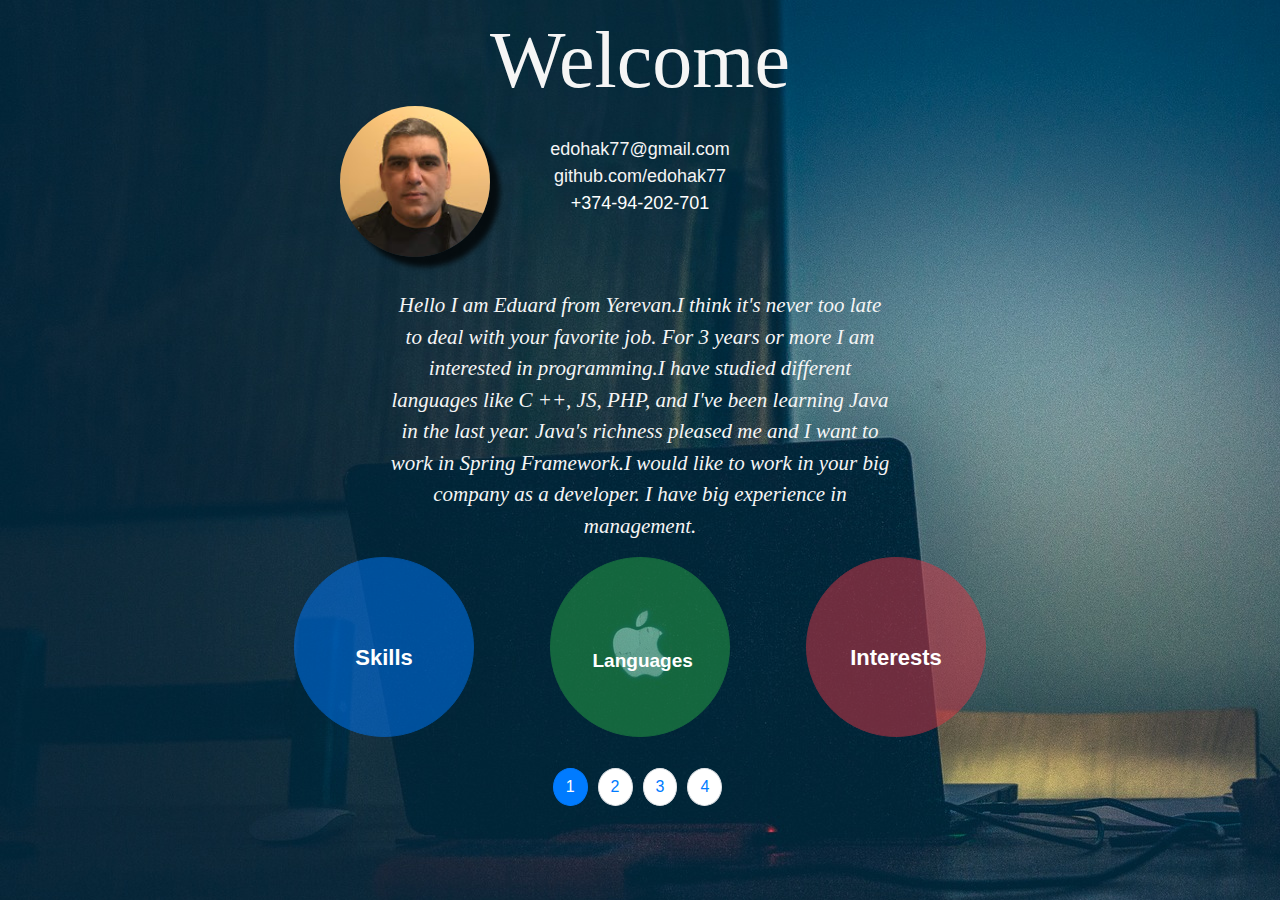
<file: index.html>
<!DOCTYPE html>

<html lang="en" xmlns:box-shadow="http://www.w3.org/1999/xhtml">
    <head>
        <link href="https://stackpath.bootstrapcdn.com/bootstrap/4.1.3/css/bootstrap.min.css" rel="stylesheet">
        <link rel="stylesheet" href="https://use.fontawesome.com/releases/v5.8.2/css/all.css"
              integrity="sha384-oS3vJWv+0UjzBfQzYUhtDYW+Pj2yciDJxpsK1OYPAYjqT085Qq/1cq5FLXAZQ7Ay"
              crossorigin="anonymous"
        >
        <link href="styles.css" rel="stylesheet">
        <title>My Webpage</title>
    </head>
    <body>
        <header class="welcome">
            <p>Welcome</p>
        </header>
        <main>
            <div class="contacts" align="center">
                <img src="papa.jpg" class="rounded-circle img-fluid mx-auto d-block img-me" alt="Me" width="200" >
                <div class="container">
                  <div class="">
                    <div class="col-sm mail">
                      <i class="fas fa-at" style="color: white"></i>
                        <a href="https://mail.google.com/mail/u/0/?tab=rm#sent?compose=new&projector=1"> edohak77@gmail.com</a>
                    </div>
                    <div class="col-sm git">
                       <i class="fab fa-github" style="color: white"></i>
                        <a href="https://github.com/edohak77"> github.com/edohak77</a>
                    </div>
                    <div class="col-sm mob" style="color: white">
                      <i class="fas fa-mobile-alt"></i>  +374-94-202-701

                    </div>
                  </div>
                </div>
            </div>
            <div class="descrStyle" >
                <p> Hello I am Eduard from Yerevan.I think it's never too late to deal with your favorite job.
                    For 3 years or more I am interested in programming.I have studied different languages
                    like C ++, JS, PHP, and I've been learning Java in the last year. Java's richness pleased
                    me and I want to work in Spring Framework.I would like to work in your big company as a developer.
                    I have big experience in management.
                </p>
            </div>
            <div class="btn-names" style="margin-top: -95px">
                <div class="btn-name">
                    <i class="fab fa-500px"></i>
                    <p>Skills</p>
                </div>
                <div class="btn-name" style="font-size: 19px;margin-top: 6px">
                    <i class="fas fa-language"></i>
                    <p>Languages</p>
                </div>
                <div class="btn-name">
                    <i class="fab fa-pinterest"></i>
                    <p>Interests</p>
                </div>
            </div>
            <div class = "pagesButtons" align="center" style="padding-top: 15px; padding-bottom: 15px">
                <button type="button" class="btn btn-primary btn-circle" onclick="window.location='./page2.html'" style="opacity: 0.5"></button>
                <button type="button" class="btn btn-success btn-circle" onclick="window.location='./page3.html'" style="opacity: 0.5"></button>
                <button type="button" class="btn btn-danger btn-circle" onclick="window.location='./page4.html'" style="opacity: 0.5"></button>
            </div>

        </main>
        <footer style="margin-bottom: 25px">
            <p>
                <!--pagination -->
            <nav aria-label="Page navigation">
              <ul class="pagination pagination-circle pg-blue justify-content-center">
                <li class="page-item active"><a class="page-link" href="./index.html">1</a></li>
                <li class="page-item"><a class="page-link" href="./page2.html">2</a></li>
                <li class="page-item"><a class="page-link" href="./page3.html">3</a></li>
                <li class="page-item"><a class="page-link" href="./page4.html">4</a></li>
              </ul>
            </nav>
            </p>

        </footer>
    </body>
</html>
</file>
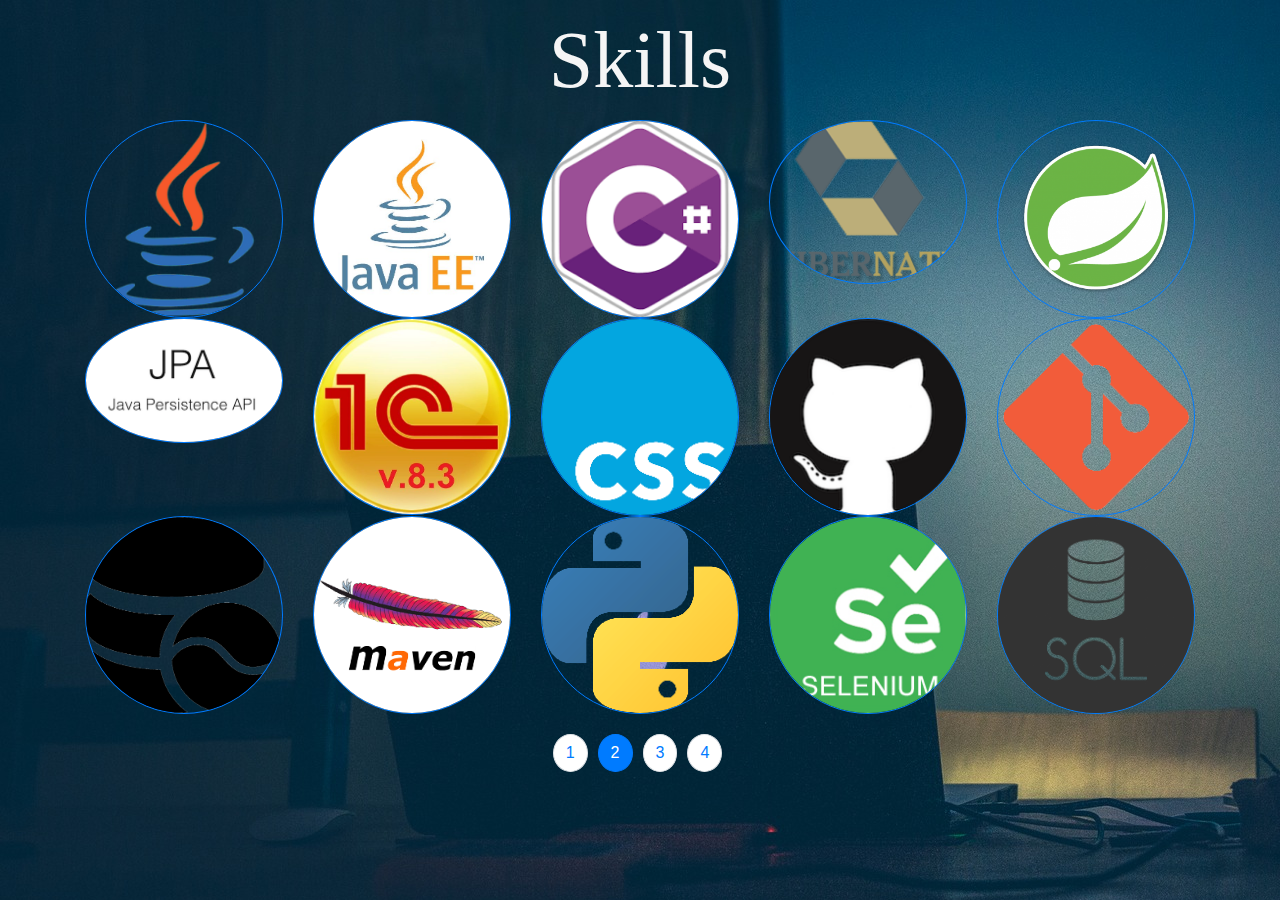
<file: page2.html>
<!DOCTYPE html>

<html lang="en">
    <head>
        <link href="https://stackpath.bootstrapcdn.com/bootstrap/4.1.3/css/bootstrap.min.css" rel="stylesheet">
        <link rel="stylesheet" href="https://use.fontawesome.com/releases/v5.8.2/css/all.css"
              integrity="sha384-oS3vJWv+0UjzBfQzYUhtDYW+Pj2yciDJxpsK1OYPAYjqT085Qq/1cq5FLXAZQ7Ay"
              crossorigin="anonymous"
        >
        <link href="styles.css" rel="stylesheet">
        <title>My skills</title>
    </head>
    <body>
        <header class="skills">
            Skills
        </header>
        <main>

            <div class="container">
                <div class="row">
                    <div class="col-sm">
                        <img src="java.png" class="rounded-circle img-fluid mx-auto d-block border border-primary border-2" alt="Me" width="200">
                    </div>
                    <div class="col-sm">
                        <img src="javaEE.jpg" class="rounded-circle img-fluid mx-auto d-block border border-primary border-2" alt="Me" width="200">
                    </div>
                    <div class="col-sm">
                        <img src="c.png" class="rounded-circle img-fluid mx-auto d-block border border-primary border-2" alt="Me" width="200">
                    </div>
                    <div class="col-sm">
                        <img src="hibernate-logo.png" class="rounded-circle img-fluid mx-auto d-block border border-primary border-2" alt="Me" width="200">
                    </div>
                    <div class="col-sm">
                        <img src="spring-logo.png" class="rounded-circle img-fluid mx-auto d-block border border-primary border-2" alt="Me" width="200">
                    </div>
                </div>

                <div class="row">
                    <div class="col-sm">
                        <img src="java-persistence-api-1.png" class="rounded-circle img-fluid mx-auto d-block border border-primary border-2" alt="Me" width="200">
                    </div>
                    <div class="col-sm">
                        <img src="1c.jpg" class="rounded-circle img-fluid mx-auto d-block border border-primary border-2" alt="Me" width="200">
                    </div>
                    <div class="col-sm">
                        <img src="css.png" class="rounded-circle img-fluid mx-auto d-block border border-primary border-2" alt="Me" width="200">
                    </div>
                    <div class="col-sm">
                        <img src="github.png" class="rounded-circle img-fluid mx-auto d-block border border-primary border-2" alt="Me" width="200">
                    </div>
                    <div class="col-sm">
                        <img src="git.png" class="rounded-circle img-fluid mx-auto d-block border border-primary border-2" alt="Me" width="200">
                    </div>
                </div>

                <div class="row">
                    <div class="col-sm">
                        <img src="jdbc.png" class="rounded-circle img-fluid mx-auto d-block border border-primary border-2" alt="Me" width="200">
                    </div>
                    <div class="col-sm">
                        <img src="maven.png" class="rounded-circle img-fluid mx-auto d-block border border-primary border-2" alt="Me" width="200">
                    </div>
                    <div class="col-sm">
                        <img src="python.png" class="rounded-circle img-fluid mx-auto d-block border border-primary border-2" alt="Me" width="200">
                    </div>
                    <div class="col-sm">
                        <img src="selinium.png" class="rounded-circle img-fluid mx-auto d-block border border-primary border-2" alt="Me" width="200">
                    </div>
                    <div class="col-sm">
                        <img src="sql.png" class="rounded-circle img-fluid mx-auto d-block border border-primary border-2" alt="Me" width="200">
                    </div>
                </div>
            </div>

        </main>
        <footer style="margin-top: 20px">
<!--pagination -->
            <nav aria-label="Page navigation">
              <ul class="pagination pagination-circle pg-blue justify-content-center">
                <li class="page-item"><a class="page-link" href="./index.html">1</a></li>
                <li class="page-item active"><a class="page-link" href="./page2.html">2</a></li>
                <li class="page-item"><a class="page-link" href="./page3.html">3</a></li>
                <li class="page-item"><a class="page-link" href="./page4.html">4</a></li>
              </ul>
            </nav>
        </footer>
    </body>
</html>
</file>
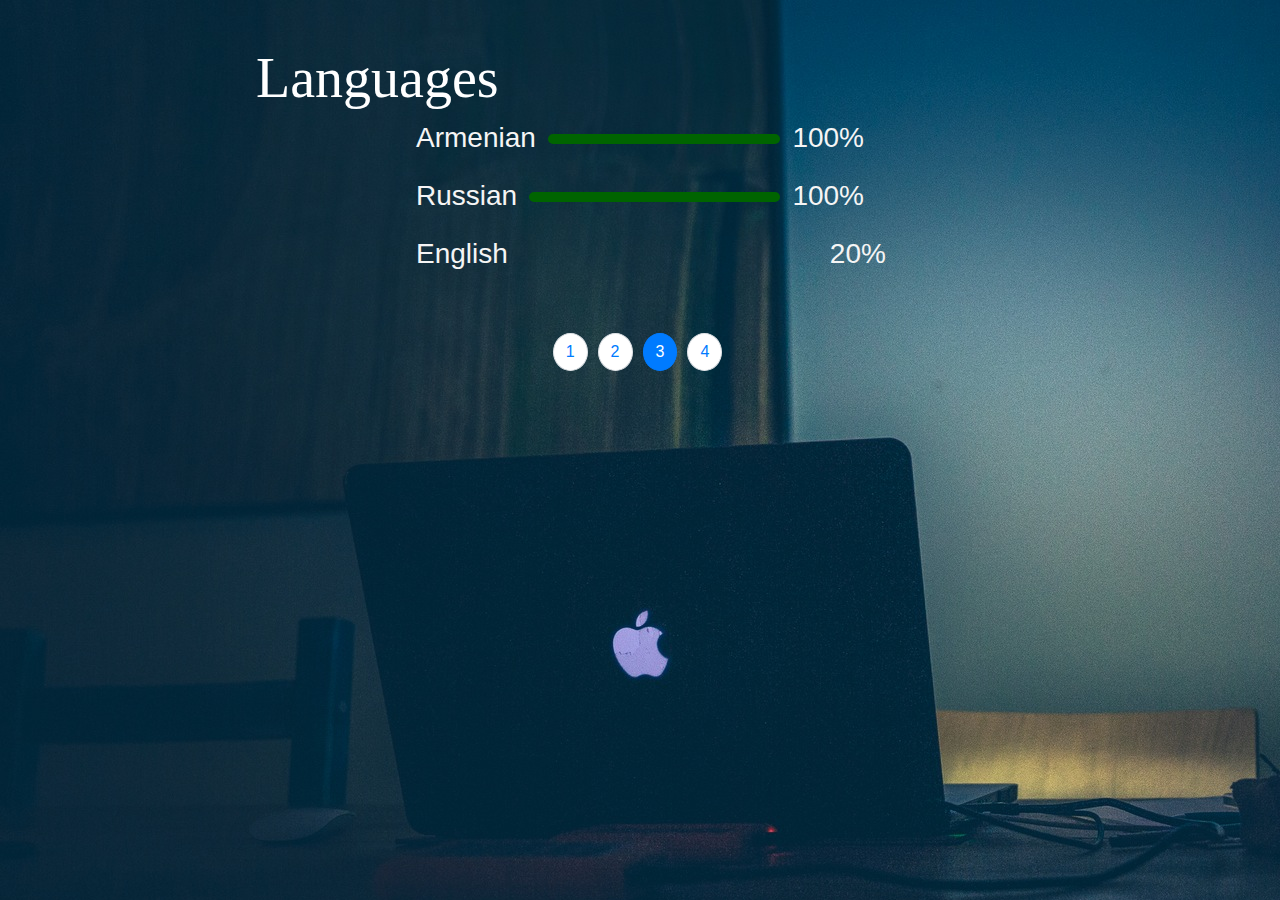
<file: page3.html>
<!DOCTYPE html>

<html lang="en">
    <head>
        <link href="https://stackpath.bootstrapcdn.com/bootstrap/4.1.3/css/bootstrap.min.css" rel="stylesheet">
        <link href="styles.css" rel="stylesheet">
        <title>Languages</title>
    </head>
    <body>
        <header>
            <h1 class="language">Languages</h1>
        </header>
        <main>
            <div class="langs">
                <div class="lang">
                    <p>Armenian</p>
                    <div class="prog"></div>
                    <p class="proc">100%</p>
                </div>
                <div class="lang">
                    <p>Russian</p>
                    <div class="prog"></div>
                    <p class="proc">100%</p>
                </div>
                <div class="lang">
                    <p>English</p>
                    <div class="prog last-prog"></div>
                    <p class="proc last-proc">20%</p>
                </div>
            </div>
        </main>
        <footer style="margin-top: -75px">
<!--pagination -->
            <nav aria-label="Page navigation">
              <ul class="pagination pagination-circle pg-blue justify-content-center">
                <li class="page-item"><a class="page-link" href="./index.html">1</a></li>
                <li class="page-item"><a class="page-link" href="./page2.html">2</a></li>
                <li class="page-item active"><a class="page-link" href="./page3.html">3</a></li>
                <li class="page-item"><a class="page-link" href="./page4.html">4</a></li>
              </ul>
            </nav>
        </footer>
    </body>
</html>
</file>
<file: styles.css>
.pagination>li>a, .pagination>li>span {
    border-radius: 50% !important;margin: 0 5px;
}
body {
    background: url("bg.jpeg");
    padding: 0;
    margin: 0;
}
.welcome{
    text-align: center;
    font-size: 80px;
    color: whitesmoke;
    font-family: Dyuthi ;
    user-select: none;
}
.contacts{
    display: flex;
    width: 600px;
    margin: 0px auto;
    height: 150px;
    position: relative;
}
.img-me{
    box-shadow: 10px 10px 5px 0px rgba(0,0,0,0.75);
    position: absolute;
    top: -30px;
    width: 150px;
    z-index: 2;
}
.skills{
    text-align: center;
    font-size: 80px;
    color: whitesmoke;
    font-family: Dyuthi ;
}
img:hover {
    cursor: pointer;
    opacity: 0.5;
}
img{
    user-select: none;
    transition: all 0.6s;
}

.descrStyle{
    font-size: 21px;
    font-family: "AR PL UKai CN";
    font-style: italic;
    text-align: center;
    color: whitesmoke;
    width: 600px;
    height: 300px;
    position: relative;
    margin: 0px auto;
    border-radius: 10px;
    /*background-color: rgba(245,245,245,0.6);*/
    border-radius: 10px;
    padding-top: 4px;
}
.descrStyle p {
    position: absolute;
    margin: 0px auto;
    width: 500px;
    height: 300px;
    user-select: none;
    left: 0;
    right: 0;
}

/* CSS */
.btn-circle {
    width: 180px;
    height: 180px;
    border-radius: 90px;
    text-align: center;
    padding-left: 0;
    padding-right: 0;
    font-size: 28px;
    font-family: AnjaliOldLipi;
    white-space: normal;
}

.btn-circle2 {
    width: 250px;
    height: 80px;
    border-radius: 60px;
    text-align: center;
    padding-left: 0;
    padding-right: 0;
    font-family: "Noto Sans CJK JP Black";
    white-space: normal;
    font-size: 48px;
    margin-bottom: 10px;
    margin-right: 20px;
}
.pagesButtons{
    display: flex;
    position: relative;
    width: 60vw;
    margin: 0px auto;
    justify-content: space-around;
}
.btn-names{
    position: relative;
    width: 60vw;
    display: flex;
    color: white;
    justify-content: space-around;
    margin: 0px auto;
    top: 150px;
    user-select: none;
    z-index: 2;
    text-align: center;
    font-weight: bold;
    font-size: 22px;
    pointer-events: none;
}
.btn-names i{
    font-size: 38px;
}
.btn-name{
    width: 95px;
}
.mob , .git a, .mail a{
    cursor: pointer;
    transition: all 0.3s;
    color: whitesmoke;
    font-size: 18px;
    text-decoration: none;
}
.mob:hover , .git a:hover, .mail a:hover{
    font-size: 24px;
}
.language{
    color: white;
    position: absolute;
    left: 20vw;
    top: 5vh;
    font-family: Dyuthi ;
    user-select: none;
    font-size: 56px;
    user-select: none;
}
.langs{
    position: relative;
    /*background-color: black;*/
    width: 40vw;
    margin: 13vh auto;
    display: block;
    color: whitesmoke;
    font-size: 28px;
    user-select: none;
}
.lang{
    display: flex;
    margin: 0px auto;
    position: relative;
    width: 35vw;
}
.prog{
    width: 30vw;
    background-color: darkgreen;
    border-radius: 10px;
    margin-top: 17px;
    height: 10px;
    margin-left: 12px;
}
.proc{
    margin-left: 12px;
}
.last-prog{
    width: 10vw;
}
.last-proc{
    margin-left: 310px;
}
.interest{
    position: relative;
    /*background-color: black;*/
    width: 40vw;
    margin: 13vh auto;
    display: block;
    color: whitesmoke;
    font-size: 28px;
    user-select: none;
}
</file>
